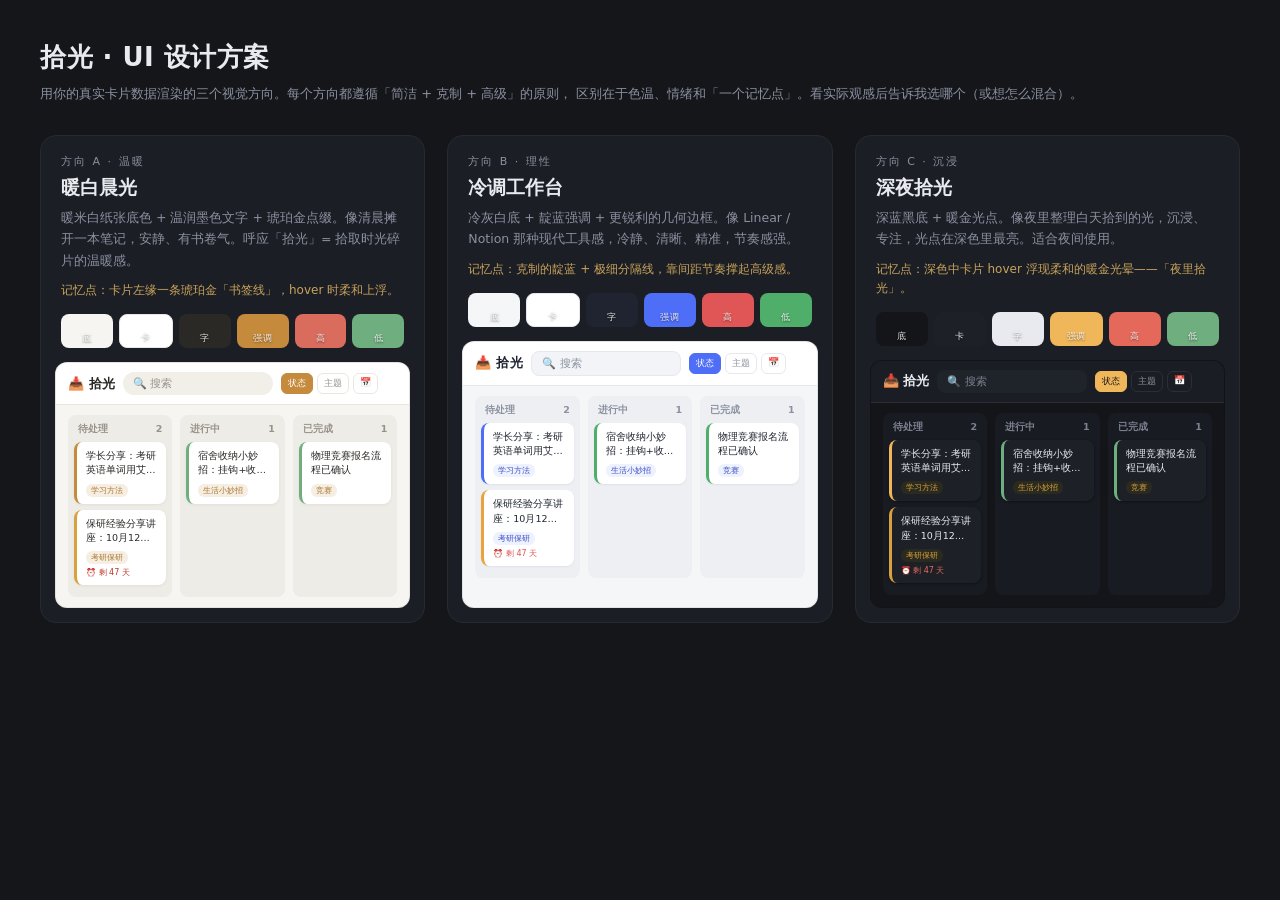
<file: docs/design/ui-proposal.html>
<!DOCTYPE html>
<html lang="zh-CN">
<head>
<meta charset="UTF-8">
<meta name="viewport" content="width=device-width, initial-scale=1">
<title>拾光 · UI 设计方案对比</title>
<style>
  :root{
    --prose-bg:#14161a; --prose-text:#e8eaf0; --prose-muted:#8b90a0;
    --prose-border:#262a32;
  }
  *{box-sizing:border-box;margin:0;padding:0}
  body{background:var(--prose-bg);color:var(--prose-text);
    font-family:"Microsoft YaHei","PingFang SC",system-ui,sans-serif;
    padding:40px 28px 60px;}
  .prose-head{max-width:1200px;margin:0 auto 10px}
  .prose-head h1{font-size:26px;font-weight:700;letter-spacing:.5px}
  .prose-head p{color:var(--prose-muted);font-size:13px;margin-top:8px;line-height:1.7}
  .grid{max-width:1200px;margin:30px auto 0;display:flex;gap:22px;align-items:stretch;flex-wrap:wrap}
  .dir{flex:1;min-width:330px;background:#1b1e24;border:1px solid var(--prose-border);
    border-radius:16px;overflow:hidden;display:flex;flex-direction:column}
  .dir-head{padding:18px 20px 14px}
  .dir-head .tag{font-size:11px;letter-spacing:2px;color:var(--prose-muted)}
  .dir-head h2{font-size:19px;font-weight:700;margin:6px 0 6px}
  .dir-head .desc{font-size:12.5px;color:var(--prose-muted);line-height:1.7}
  .dir-head .memory{margin-top:10px;font-size:12px;color:#c9a35c;line-height:1.6}
  .swatches{display:flex;padding:0 20px 14px;gap:6px}
  .sw{flex:1;height:34px;border-radius:8px;position:relative}
  .sw span{position:absolute;bottom:3px;left:0;right:0;text-align:center;
    font-size:8.5px;color:rgba(255,255,255,.9);text-shadow:0 1px 2px rgba(0,0,0,.5);
    letter-spacing:.5px}
  .frame{flex:1;margin:0 14px 14px;border-radius:12px;overflow:hidden;
    border:1px solid rgba(0,0,0,.08)}
  /* ===== 方向 A：暖白晨光 ===== */
  .frameA{background:#f7f5f1}
  .frameA .hdr{background:#fff;border-bottom:1px solid #eae7e0;padding:9px 12px;
    display:flex;align-items:center;gap:8px}
  .frameA .brand{font-size:13px;font-weight:700;color:#2b2926}
  .frameA .q{flex:1;max-width:150px;font-size:11px;color:#97928a;background:#f2efe9;
    border-radius:12px;padding:4px 10px}
  .frameA .sw2{display:flex;gap:4px}
  .frameA .sw2 i{font-size:9px;font-style:normal;color:#97928a;border:1px solid #eae7e0;
    border-radius:6px;padding:3px 6px}
  .frameA .sw2 i.on{background:#c68a3c;border-color:#c68a3c;color:#fff}
  .frameA .cols{display:flex;gap:8px;padding:10px 12px}
  .frameA .col{flex:1;background:#eeece6;border-radius:8px;padding:6px}
  .frameA .col h4{font-size:9.5px;color:#97928a;font-weight:600;margin:2px 4px 6px;
    display:flex;justify-content:space-between}
  .frameA .card{background:#fff;border-radius:8px;padding:7px 9px;margin-bottom:6px;
    border-left:3px solid #c68a3c;box-shadow:0 1px 3px rgba(60,50,30,.07)}
  .frameA .card.pm{border-left-color:#d9a03f}
  .frameA .card.pl{border-left-color:#6fae7f}
  .frameA .card .ct{font-size:9.5px;color:#2b2926;line-height:1.5;overflow:hidden;
    display:-webkit-box;-webkit-line-clamp:2;-webkit-box-orient:vertical}
  .frameA .card .tag{display:inline-block;font-size:8px;margin-top:4px;padding:1px 5px;
    border-radius:6px;background:#f6eee2;color:#a9782e}
  .frameA .card .due{font-size:8px;color:#c0392b;margin-top:3px}
  /* ===== 方向 B：冷调工作台 ===== */
  .frameB{background:#f5f6f8}
  .frameB .hdr{background:#fff;border-bottom:1px solid #e6e8ee;padding:9px 12px;
    display:flex;align-items:center;gap:8px}
  .frameB .brand{font-size:13px;font-weight:700;color:#1f2430;letter-spacing:.3px}
  .frameB .q{flex:1;max-width:150px;font-size:11px;color:#8a919f;background:#f3f4f7;
    border:1px solid #e6e8ee;border-radius:8px;padding:4px 10px}
  .frameB .sw2{display:flex;gap:4px}
  .frameB .sw2 i{font-size:9px;font-style:normal;color:#8a919f;border:1px solid #e6e8ee;
    border-radius:6px;padding:3px 6px}
  .frameB .sw2 i.on{background:#4f6ef7;border-color:#4f6ef7;color:#fff}
  .frameB .cols{display:flex;gap:8px;padding:10px 12px}
  .frameB .col{flex:1;background:#edeff3;border-radius:8px;padding:6px}
  .frameB .col h4{font-size:9.5px;color:#8a919f;font-weight:600;margin:2px 4px 6px;
    display:flex;justify-content:space-between}
  .frameB .card{background:#fff;border-radius:8px;padding:7px 9px;margin-bottom:6px;
    border-left:3px solid #4f6ef7;box-shadow:0 1px 2px rgba(20,30,60,.06)}
  .frameB .card.pm{border-left-color:#e8a33d}
  .frameB .card.pl{border-left-color:#4fae6a}
  .frameB .card .ct{font-size:9.5px;color:#1f2430;line-height:1.5;overflow:hidden;
    display:-webkit-box;-webkit-line-clamp:2;-webkit-box-orient:vertical}
  .frameB .card .tag{display:inline-block;font-size:8px;margin-top:4px;padding:1px 5px;
    border-radius:6px;background:#eef1fe;color:#3d50c5}
  .frameB .card .due{font-size:8px;color:#e05656;margin-top:3px}
  /* ===== 方向 C：深夜拾光 ===== */
  .frameC{background:#131519}
  .frameC .hdr{background:#1a1d23;border-bottom:1px solid #2a2e37;padding:9px 12px;
    display:flex;align-items:center;gap:8px}
  .frameC .brand{font-size:13px;font-weight:700;color:#e8eaf0}
  .frameC .q{flex:1;max-width:150px;font-size:11px;color:#7c8290;background:#1f232a;
    border-radius:8px;padding:4px 10px}
  .frameC .sw2{display:flex;gap:4px}
  .frameC .sw2 i{font-size:9px;font-style:normal;color:#8b90a0;border:1px solid #2a2e37;
    border-radius:6px;padding:3px 6px}
  .frameC .sw2 i.on{background:#f0b65a;border-color:#f0b65a;color:#131519}
  .frameC .cols{display:flex;gap:8px;padding:10px 12px}
  .frameC .col{flex:1;background:#181b21;border-radius:8px;padding:6px}
  .frameC .col h4{font-size:9.5px;color:#7c8290;font-weight:600;margin:2px 4px 6px;
    display:flex;justify-content:space-between}
  .frameC .card{background:#1d2026;border-radius:8px;padding:7px 9px;margin-bottom:6px;
    border-left:3px solid #f0b65a;box-shadow:0 1px 3px rgba(0,0,0,.4)}
  .frameC .card.pm{border-left-color:#d9a03f}
  .frameC .card.pl{border-left-color:#6fae7f}
  .frameC .card .ct{font-size:9.5px;color:#e8eaf0;line-height:1.5;overflow:hidden;
    display:-webkit-box;-webkit-line-clamp:2;-webkit-box-orient:vertical}
  .frameC .card .tag{display:inline-block;font-size:8px;margin-top:4px;padding:1px 5px;
    border-radius:6px;background:#2a2a1f;color:#d9a03f}
  .frameC .card .due{font-size:8px;color:#e5695a;margin-top:3px}
</style>
</head>
<body>
<div class="prose-head">
  <h1>拾光 · UI 设计方案</h1>
  <p>用你的真实卡片数据渲染的三个视觉方向。每个方向都遵循「简洁 + 克制 + 高级」的原则，
    区别在于色温、情绪和「一个记忆点」。看实际观感后告诉我选哪个（或想怎么混合）。</p>
</div>

<div class="grid">

  <!-- 方向 A -->
  <div class="dir">
    <div class="dir-head">
      <div class="tag">方向 A · 温暖</div>
      <h2>暖白晨光</h2>
      <div class="desc">暖米白纸张底色 + 温润墨色文字 + 琥珀金点缀。像清晨摊开一本笔记，安静、有书卷气。呼应「拾光」= 拾取时光碎片的温暖感。</div>
      <div class="memory">记忆点：卡片左缘一条琥珀金「书签线」，hover 时柔和上浮。</div>
    </div>
    <div class="swatches">
      <div class="sw" style="background:#f7f5f1"><span>底</span></div>
      <div class="sw" style="background:#ffffff;border:1px solid #eae7e0"><span>卡</span></div>
      <div class="sw" style="background:#2b2926"><span>字</span></div>
      <div class="sw" style="background:#c68a3c"><span>强调</span></div>
      <div class="sw" style="background:#d96c5c"><span>高</span></div>
      <div class="sw" style="background:#6fae7f"><span>低</span></div>
    </div>
    <div class="frame frameA">
      <div class="hdr"><span class="brand">📥 拾光</span><span class="q">🔍 搜索</span>
        <span class="sw2"><i class="on">状态</i><i>主题</i><i>📅</i></span></div>
      <div class="cols">
        <div class="col"><h4>待处理 <b>2</b></h4>
          <div class="card"><div class="ct">学长分享：考研英语单词用艾宾浩斯记忆法，每天早晚各背30分钟</div><span class="tag">学习方法</span></div>
          <div class="card pm"><div class="ct">保研经验分享讲座：10月12日晚7点 物光楼报告厅</div><span class="tag">考研保研</span><div class="due">⏰ 剩 47 天</div></div>
        </div>
        <div class="col"><h4>进行中 <b>1</b></h4>
          <div class="card pl"><div class="ct">宿舍收纳小妙招：挂钩+收纳盒分层，一周清理一次</div><span class="tag">生活小妙招</span></div>
        </div>
        <div class="col"><h4>已完成 <b>1</b></h4>
          <div class="card pl"><div class="ct">物理竞赛报名流程已确认</div><span class="tag">竞赛</span></div>
        </div>
      </div>
    </div>
  </div>

  <!-- 方向 B -->
  <div class="dir">
    <div class="dir-head">
      <div class="tag">方向 B · 理性</div>
      <h2>冷调工作台</h2>
      <div class="desc">冷灰白底 + 靛蓝强调 + 更锐利的几何边框。像 Linear / Notion 那种现代工具感，冷静、清晰、精准，节奏感强。</div>
      <div class="memory">记忆点：克制的靛蓝 + 极细分隔线，靠间距节奏撑起高级感。</div>
    </div>
    <div class="swatches">
      <div class="sw" style="background:#f5f6f8"><span>底</span></div>
      <div class="sw" style="background:#ffffff;border:1px solid #e6e8ee"><span>卡</span></div>
      <div class="sw" style="background:#1f2430"><span>字</span></div>
      <div class="sw" style="background:#4f6ef7"><span>强调</span></div>
      <div class="sw" style="background:#e05656"><span>高</span></div>
      <div class="sw" style="background:#4fae6a"><span>低</span></div>
    </div>
    <div class="frame frameB">
      <div class="hdr"><span class="brand">📥 拾光</span><span class="q">🔍 搜索</span>
        <span class="sw2"><i class="on">状态</i><i>主题</i><i>📅</i></span></div>
      <div class="cols">
        <div class="col"><h4>待处理 <b>2</b></h4>
          <div class="card"><div class="ct">学长分享：考研英语单词用艾宾浩斯记忆法，每天早晚各背30分钟</div><span class="tag">学习方法</span></div>
          <div class="card pm"><div class="ct">保研经验分享讲座：10月12日晚7点 物光楼报告厅</div><span class="tag">考研保研</span><div class="due">⏰ 剩 47 天</div></div>
        </div>
        <div class="col"><h4>进行中 <b>1</b></h4>
          <div class="card pl"><div class="ct">宿舍收纳小妙招：挂钩+收纳盒分层，一周清理一次</div><span class="tag">生活小妙招</span></div>
        </div>
        <div class="col"><h4>已完成 <b>1</b></h4>
          <div class="card pl"><div class="ct">物理竞赛报名流程已确认</div><span class="tag">竞赛</span></div>
        </div>
      </div>
    </div>
  </div>

  <!-- 方向 C -->
  <div class="dir">
    <div class="dir-head">
      <div class="tag">方向 C · 沉浸</div>
      <h2>深夜拾光</h2>
      <div class="desc">深蓝黑底 + 暖金光点。像夜里整理白天拾到的光，沉浸、专注，光点在深色里最亮。适合夜间使用。</div>
      <div class="memory">记忆点：深色中卡片 hover 浮现柔和的暖金光晕——「夜里拾光」。</div>
    </div>
    <div class="swatches">
      <div class="sw" style="background:#131519"><span>底</span></div>
      <div class="sw" style="background:#1d2026"><span>卡</span></div>
      <div class="sw" style="background:#e8eaf0"><span>字</span></div>
      <div class="sw" style="background:#f0b65a"><span>强调</span></div>
      <div class="sw" style="background:#e5695a"><span>高</span></div>
      <div class="sw" style="background:#6fae7f"><span>低</span></div>
    </div>
    <div class="frame frameC">
      <div class="hdr"><span class="brand">📥 拾光</span><span class="q">🔍 搜索</span>
        <span class="sw2"><i class="on">状态</i><i>主题</i><i>📅</i></span></div>
      <div class="cols">
        <div class="col"><h4>待处理 <b>2</b></h4>
          <div class="card"><div class="ct">学长分享：考研英语单词用艾宾浩斯记忆法，每天早晚各背30分钟</div><span class="tag">学习方法</span></div>
          <div class="card pm"><div class="ct">保研经验分享讲座：10月12日晚7点 物光楼报告厅</div><span class="tag">考研保研</span><div class="due">⏰ 剩 47 天</div></div>
        </div>
        <div class="col"><h4>进行中 <b>1</b></h4>
          <div class="card pl"><div class="ct">宿舍收纳小妙招：挂钩+收纳盒分层，一周清理一次</div><span class="tag">生活小妙招</span></div>
        </div>
        <div class="col"><h4>已完成 <b>1</b></h4>
          <div class="card pl"><div class="ct">物理竞赛报名流程已确认</div><span class="tag">竞赛</span></div>
        </div>
      </div>
    </div>
  </div>

</div>
</body>
</html>
</file>
